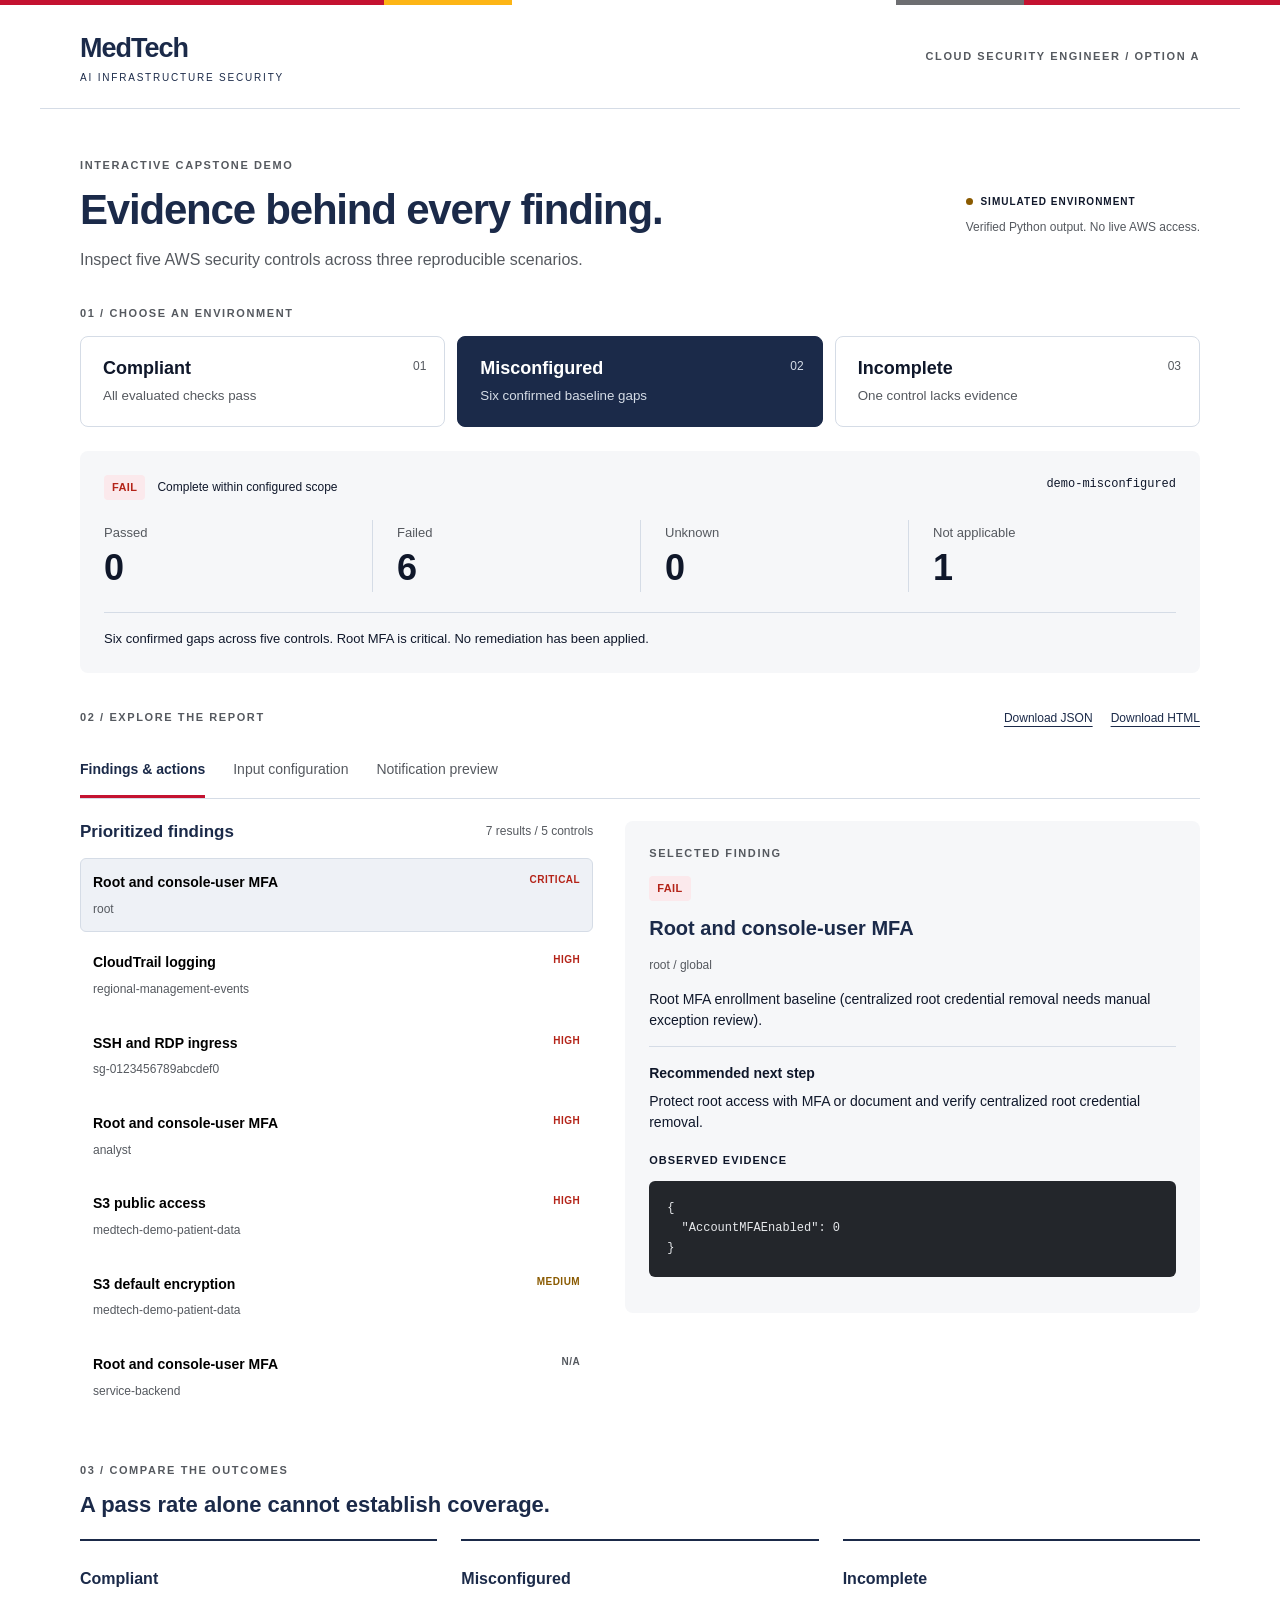
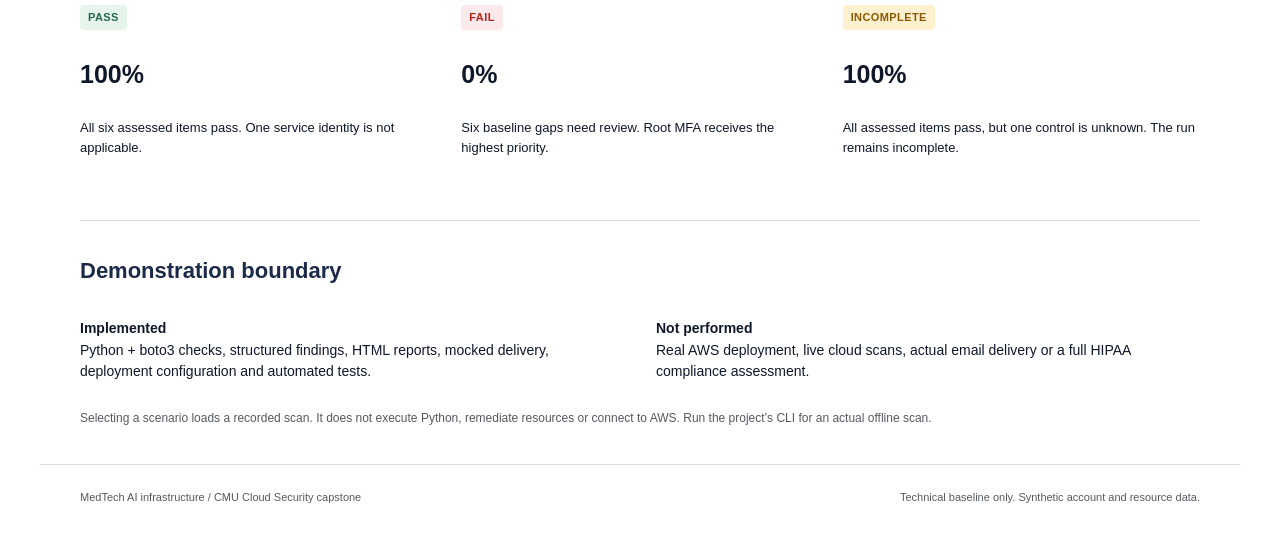
<file: demo/index.html>
<!doctype html>
<html lang="en"><head><meta charset="utf-8"><meta name="viewport" content="width=device-width,initial-scale=1"><meta name="description" content="Explore three reproducible AWS security baseline scenarios, inspect evidence, and preview alerts. CMU Cloud Security capstone."><title>MedTech | AWS security baseline demo</title><link rel="stylesheet" href="style.css"></head>
<body><div class="topline"></div><header><a class="brand" href="#">MedTech<span>AI INFRASTRUCTURE SECURITY</span></a><span class="course">CLOUD SECURITY ENGINEER / OPTION A</span></header>
<main><section class="intro"><div><div class="eyebrow">INTERACTIVE CAPSTONE DEMO</div><h1>Evidence behind every finding.</h1><p>Inspect five AWS security controls across three reproducible scenarios.</p></div><div class="mode"><span class="dot"></span> SIMULATED ENVIRONMENT<span>Verified Python output. No live AWS access.</span></div></section>
<section class="scenario-section" aria-label="Choose a scenario"><div class="section-label">01 / CHOOSE AN ENVIRONMENT</div><div class="scenarios"><button data-scenario="compliant" aria-pressed="false"><span>01</span><strong>Compliant</strong><small>All evaluated checks pass</small></button><button data-scenario="misconfigured" aria-pressed="true"><span>02</span><strong>Misconfigured</strong><small>Six confirmed baseline gaps</small></button><button data-scenario="incomplete" aria-pressed="false"><span>03</span><strong>Incomplete</strong><small>One control lacks evidence</small></button></div></section>
<section class="summary-section" aria-live="polite"><div class="result-line"><div><span id="overall" class="status"></span><span id="coverage"></span></div><span id="run-id" class="mono"></span></div><div class="metrics"><div><span>Passed</span><strong id="passed">0</strong></div><div><span>Failed</span><strong id="failed">0</strong></div><div><span>Unknown</span><strong id="unknown">0</strong></div><div><span>Not applicable</span><strong id="na">0</strong></div></div><div id="scenario-note" class="scenario-note"></div></section>
<section><div class="toolbar"><div class="section-label">02 / EXPLORE THE REPORT</div><div class="downloads"><a id="download-json" download>Download JSON</a><a id="download-html" download>Download HTML</a></div></div><div class="tabs" role="tablist" aria-label="Report views"><button role="tab" id="tab-findings" aria-controls="findings-view" aria-selected="true" data-tab="findings">Findings & actions</button><button role="tab" id="tab-inputs" aria-controls="inputs-view" aria-selected="false" data-tab="inputs">Input configuration</button><button role="tab" id="tab-notification" aria-controls="notification-view" aria-selected="false" data-tab="notification">Notification preview</button></div>
<div id="findings-view" role="tabpanel" aria-labelledby="tab-findings"><div class="report-layout"><div><div class="list-header"><h2>Prioritized findings</h2><span id="finding-count"></span></div><div id="findings-list"></div></div><aside id="detail-panel" aria-live="polite"><div class="section-label">SELECTED FINDING</div><div id="detail"></div></aside></div></div>
<div id="inputs-view" role="tabpanel" aria-labelledby="tab-inputs" hidden><div class="panel-heading"><h2>What the checker receives</h2><p>AWS-shaped fixture responses drive the same Python scanner used by the live entry point.</p></div><div id="input-list"></div><details><summary>Inspect the complete AWS response fixture</summary><pre id="fixture-json"></pre></details></div>
<div id="notification-view" role="tabpanel" aria-labelledby="tab-notification" hidden><div class="panel-heading"><h2>What the security team would receive</h2><p>Only summary counts and a report pointer leave the reporting boundary.</p></div><div class="mail"><div class="mail-meta"><span>Delivery</span><strong id="notification-state"></strong></div><div class="mail-meta"><span>Subject</span><strong id="notification-subject"></strong></div><pre id="notification-message"></pre></div><p class="small">No email was sent. S3 report delivery is disabled in this demo.</p></div>
</section>
<section class="comparison"><div class="section-label">03 / COMPARE THE OUTCOMES</div><h2>A pass rate alone cannot establish coverage.</h2><div class="compare-grid" id="compare-grid"></div></section>
<section class="boundary"><h2>Demonstration boundary</h2><div><p><strong>Implemented</strong><br>Python + boto3 checks, structured findings, HTML reports, mocked delivery, deployment configuration and automated tests.</p><p><strong>Not performed</strong><br>Real AWS deployment, live cloud scans, actual email delivery or a full HIPAA compliance assessment.</p></div><p class="small">Selecting a scenario loads a recorded scan. It does not execute Python, remediate resources or connect to AWS. Run the project’s CLI for an actual offline scan.</p></section>
</main><footer><span>MedTech AI infrastructure / CMU Cloud Security capstone</span><span>Technical baseline only. Synthetic account and resource data.</span></footer>
<script src="data.js"></script><script src="app.js"></script></body></html>
</file>
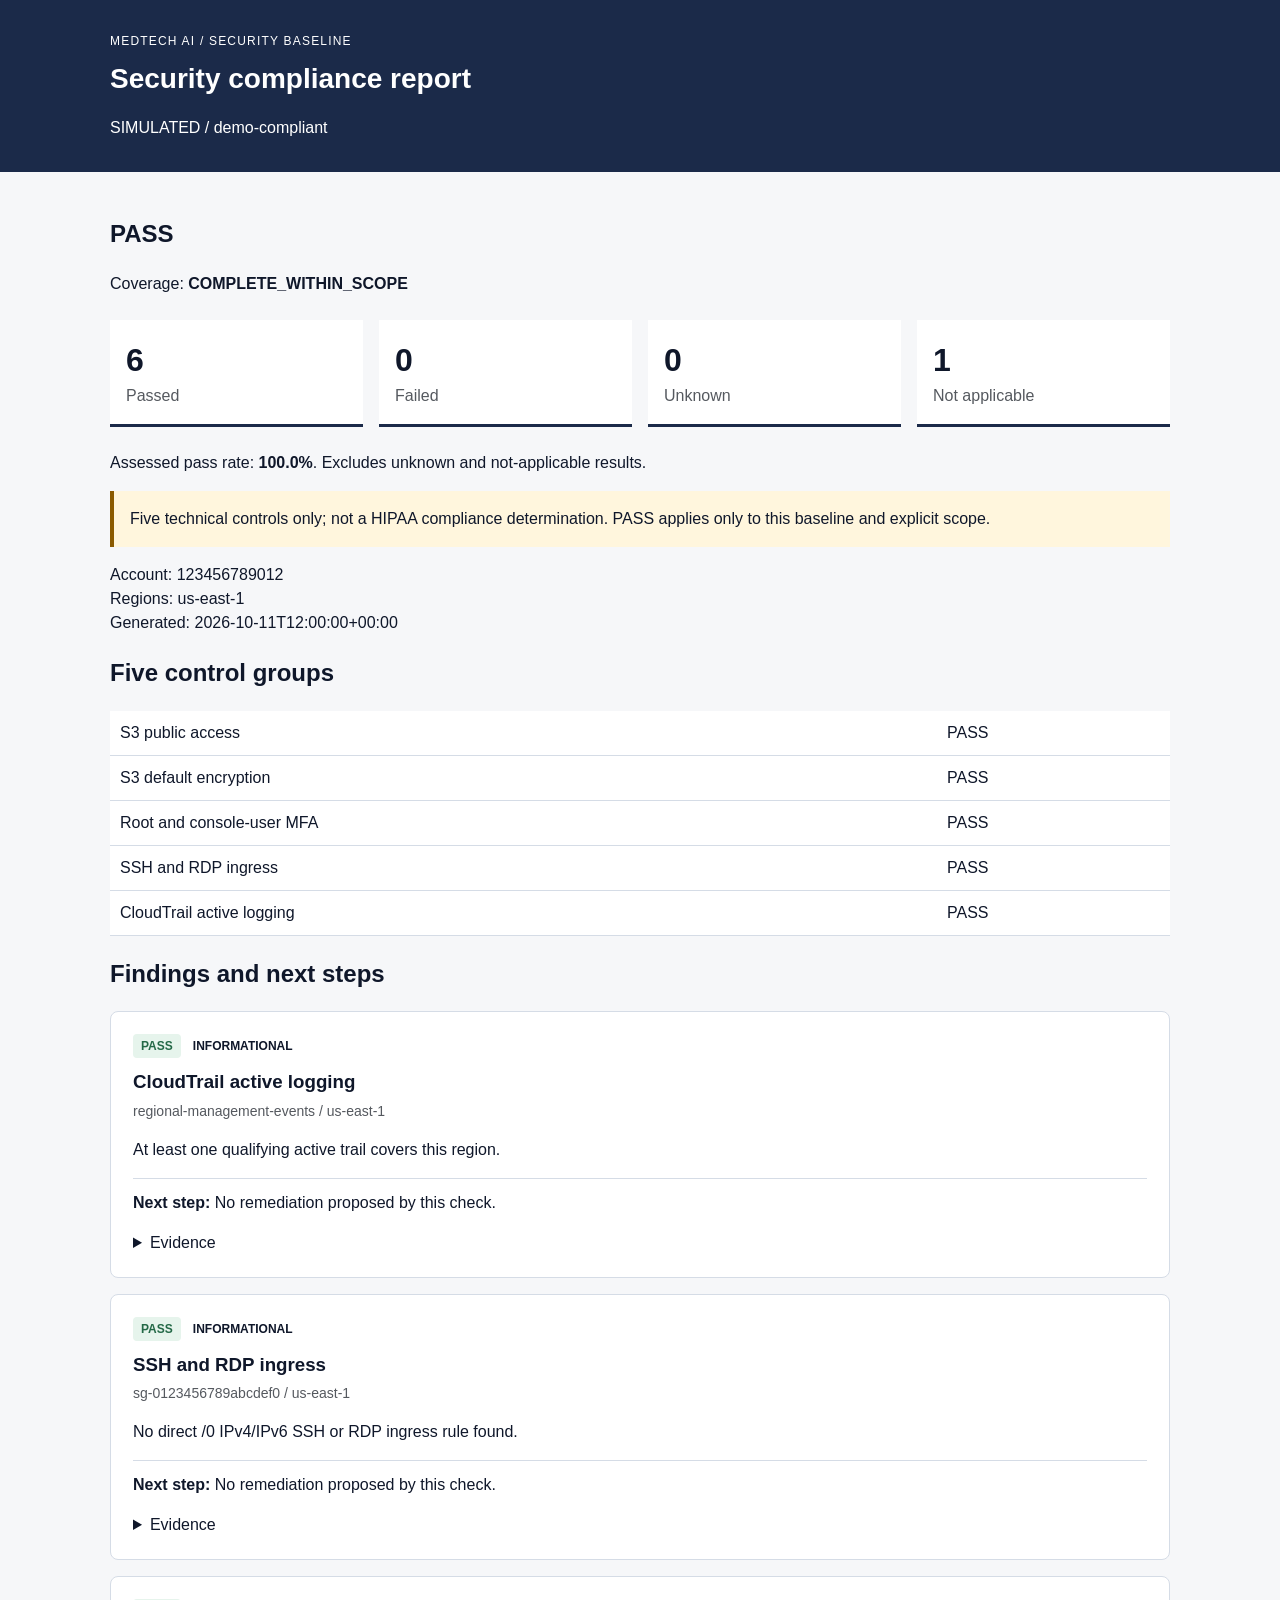
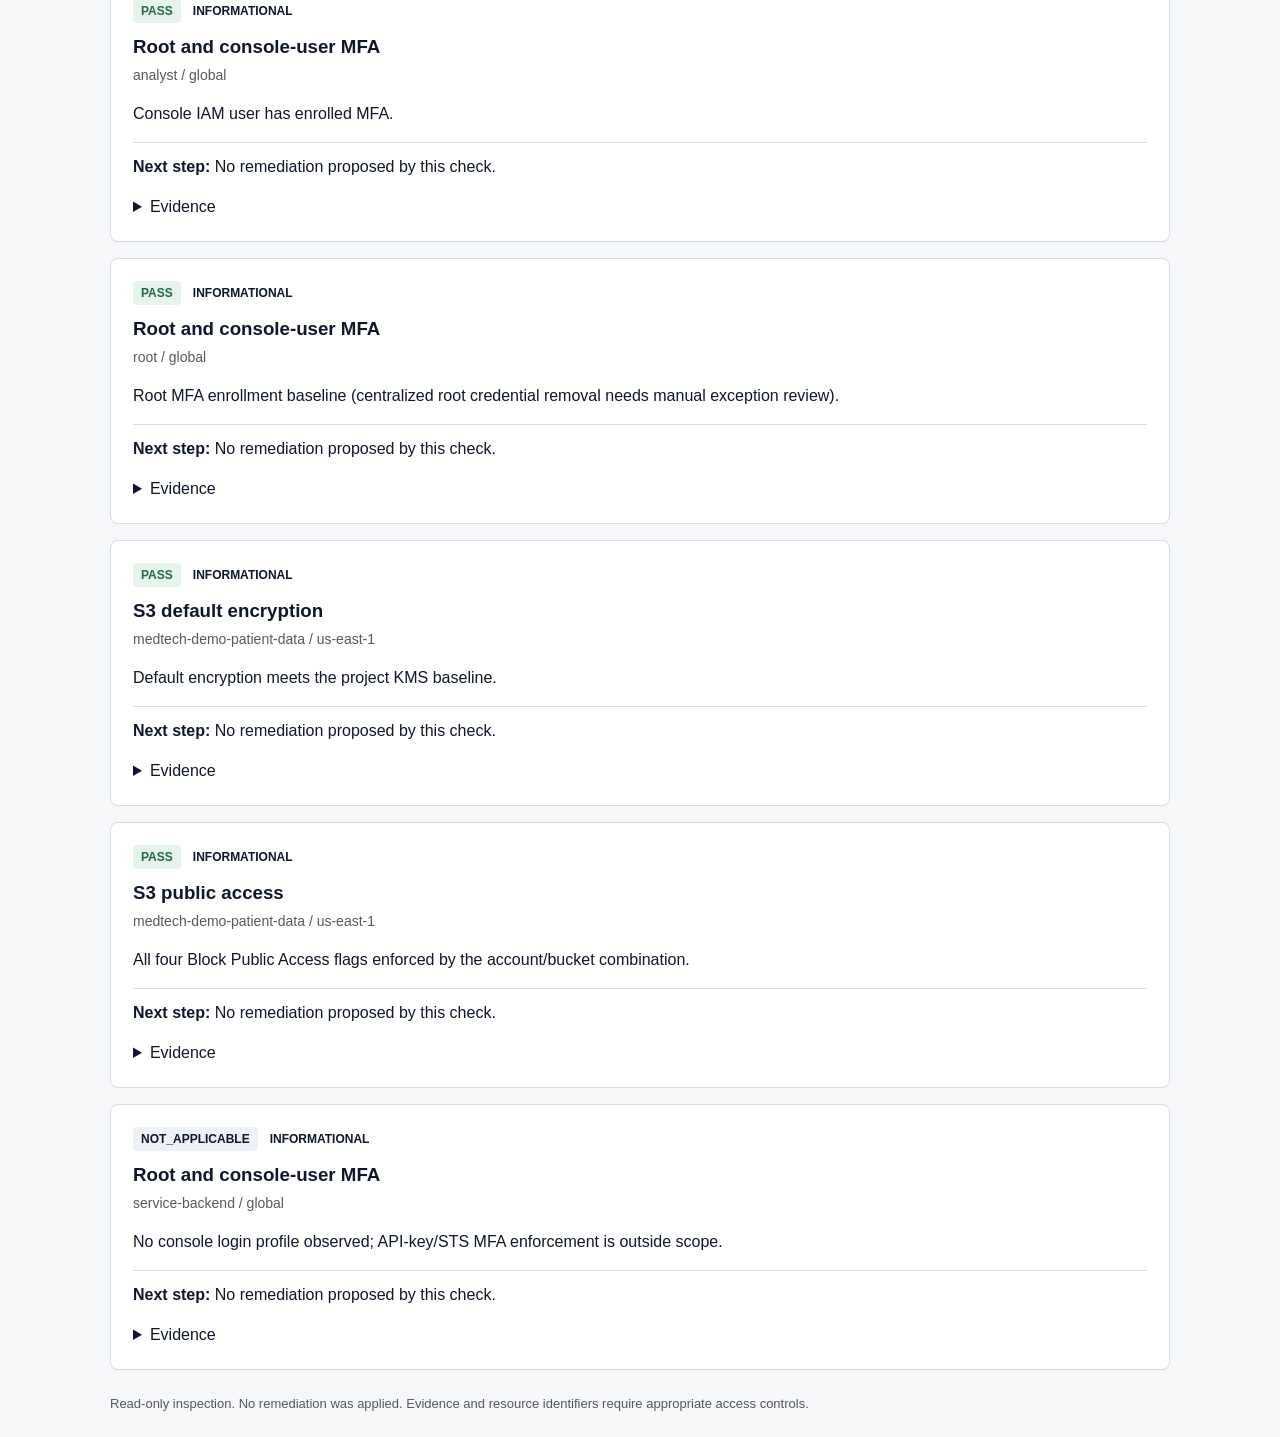
<file: examples/compliant.html>
<!doctype html><html lang="en"><head><meta charset="utf-8"><meta name="viewport" content="width=device-width, initial-scale=1">
<title>MedTech report / demo-compliant</title><style>
:root{color-scheme:light}*{box-sizing:border-box}body{margin:0;background:#f6f7f9;color:#0f172a;font:16px/1.5 Arial,sans-serif}header{background:#1b2a49;color:white;padding:32px max(24px,calc((100% - 1060px)/2))}header p{margin-bottom:0}h1{font-size:28px;margin:8px 0}main{max-width:1108px;margin:auto;padding:24px}.eyebrow{font-size:12px;letter-spacing:.1em}.stats{display:grid;grid-template-columns:repeat(4,1fr);gap:16px;margin:24px 0}.stats>div{background:white;padding:16px;border-bottom:3px solid #1b2a49}.stats strong{display:block;font-size:32px}.stats span{color:#55595f}.notice{border-left:4px solid #8a5a00;background:#fff6dd;padding:16px}.finding{background:white;border:1px solid #d5dce6;padding:22px;margin:16px 0;border-radius:8px}.finding-head{display:flex;gap:12px;align-items:center;font-size:12px;font-weight:bold}.status{padding:3px 8px;border-radius:4px;background:#eef1f6}.fail{background:#fbe9ec;color:#b42318}.unknown{background:#fff6dd;color:#8a5a00}.pass{background:#e6f4ec;color:#246947}h3{margin:10px 0 4px}.resource{overflow-wrap:anywhere;color:#55595f;font-size:14px}.next{border-top:1px solid #d5dce6;padding-top:12px}pre{white-space:pre-wrap;overflow-wrap:anywhere;background:#23262b;color:#e6e8eb;padding:16px;border-radius:6px;font-size:13px}summary{cursor:pointer}table{border-collapse:collapse;width:100%;background:white}td{padding:10px;border-bottom:1px solid #d5dce6}footer{margin-top:24px;color:#55595f;font-size:13px}@media(max-width:600px){.stats{grid-template-columns:repeat(2,1fr)}h1{font-size:23px}}@media print{header{background:white;color:#1b2a49}.finding{break-inside:avoid}}
</style></head><body><header><div class="eyebrow">MEDTECH AI / SECURITY BASELINE</div><h1>Security compliance report</h1><p>SIMULATED / demo-compliant</p></header><main>
<h2>PASS</h2><p>Coverage: <strong>COMPLETE_WITHIN_SCOPE</strong></p>
<div class="stats"><div><strong>6</strong><span>Passed</span></div><div><strong>0</strong><span>Failed</span></div><div><strong>0</strong><span>Unknown</span></div><div><strong>1</strong><span>Not applicable</span></div></div><p>Assessed pass rate: <strong>100.0%</strong>. Excludes unknown and not-applicable results.</p>
<div class="notice">Five technical controls only; not a HIPAA compliance determination. PASS applies only to this baseline and explicit scope.</div><p>Account: 123456789012<br>Regions: us-east-1<br>Generated: 2026-10-11T12:00:00+00:00</p>
<h2>Five control groups</h2><table><tbody><tr><td>S3 public access</td><td>PASS</td></tr><tr><td>S3 default encryption</td><td>PASS</td></tr><tr><td>Root and console-user MFA</td><td>PASS</td></tr><tr><td>SSH and RDP ingress</td><td>PASS</td></tr><tr><td>CloudTrail active logging</td><td>PASS</td></tr></tbody></table>
<h2>Findings and next steps</h2><article class="finding"><div class="finding-head"><span class="status pass">PASS</span><span>INFORMATIONAL</span></div>
<h3>CloudTrail active logging</h3><div class="resource">regional-management-events / us-east-1</div>
<p>At least one qualifying active trail covers this region.</p><p class="next"><strong>Next step:</strong> No remediation proposed by this check.</p>
<details><summary>Evidence</summary><pre>{
  &quot;read_errors&quot;: [],
  &quot;trails&quot;: [
    {
      &quot;delivery_error_present&quot;: false,
      &quot;full_management_events&quot;: true,
      &quot;global_service_events&quot;: true,
      &quot;home_region&quot;: &quot;us-east-1&quot;,
      &quot;is_logging&quot;: true,
      &quot;qualifies&quot;: true,
      &quot;trail_arn&quot;: &quot;arn:aws:cloudtrail:us-east-1:123456789012:trail/medtech-audit&quot;
    }
  ]
}</pre></details></article><article class="finding"><div class="finding-head"><span class="status pass">PASS</span><span>INFORMATIONAL</span></div>
<h3>SSH and RDP ingress</h3><div class="resource">sg-0123456789abcdef0 / us-east-1</div>
<p>No direct /0 IPv4/IPv6 SSH or RDP ingress rule found.</p><p class="next"><strong>Next step:</strong> No remediation proposed by this check.</p>
<details><summary>Evidence</summary><pre>{
  &quot;exposed_rules&quot;: []
}</pre></details></article><article class="finding"><div class="finding-head"><span class="status pass">PASS</span><span>INFORMATIONAL</span></div>
<h3>Root and console-user MFA</h3><div class="resource">analyst / global</div>
<p>Console IAM user has enrolled MFA.</p><p class="next"><strong>Next step:</strong> No remediation proposed by this check.</p>
<details><summary>Evidence</summary><pre>{
  &quot;console_login&quot;: true,
  &quot;mfa_device_count&quot;: 1
}</pre></details></article><article class="finding"><div class="finding-head"><span class="status pass">PASS</span><span>INFORMATIONAL</span></div>
<h3>Root and console-user MFA</h3><div class="resource">root / global</div>
<p>Root MFA enrollment baseline (centralized root credential removal needs manual exception review).</p><p class="next"><strong>Next step:</strong> No remediation proposed by this check.</p>
<details><summary>Evidence</summary><pre>{
  &quot;AccountMFAEnabled&quot;: 1
}</pre></details></article><article class="finding"><div class="finding-head"><span class="status pass">PASS</span><span>INFORMATIONAL</span></div>
<h3>S3 default encryption</h3><div class="resource">medtech-demo-patient-data / us-east-1</div>
<p>Default encryption meets the project KMS baseline.</p><p class="next"><strong>Next step:</strong> No remediation proposed by this check.</p>
<details><summary>Evidence</summary><pre>{
  &quot;default_algorithms&quot;: [
    &quot;aws:kms&quot;
  ]
}</pre></details></article><article class="finding"><div class="finding-head"><span class="status pass">PASS</span><span>INFORMATIONAL</span></div>
<h3>S3 public access</h3><div class="resource">medtech-demo-patient-data / us-east-1</div>
<p>All four Block Public Access flags enforced by the account/bucket combination.</p><p class="next"><strong>Next step:</strong> No remediation proposed by this check.</p>
<details><summary>Evidence</summary><pre>{
  &quot;effective_known_flags&quot;: {
    &quot;BlockPublicAcls&quot;: true,
    &quot;BlockPublicPolicy&quot;: true,
    &quot;IgnorePublicAcls&quot;: true,
    &quot;RestrictPublicBuckets&quot;: true
  },
  &quot;layers&quot;: {
    &quot;account&quot;: {
      &quot;BlockPublicAcls&quot;: false,
      &quot;BlockPublicPolicy&quot;: false,
      &quot;IgnorePublicAcls&quot;: false,
      &quot;RestrictPublicBuckets&quot;: false
    },
    &quot;bucket&quot;: {
      &quot;BlockPublicAcls&quot;: true,
      &quot;BlockPublicPolicy&quot;: true,
      &quot;IgnorePublicAcls&quot;: true,
      &quot;RestrictPublicBuckets&quot;: true
    }
  },
  &quot;read_errors&quot;: {}
}</pre></details></article><article class="finding"><div class="finding-head"><span class="status not_applicable">NOT_APPLICABLE</span><span>INFORMATIONAL</span></div>
<h3>Root and console-user MFA</h3><div class="resource">service-backend / global</div>
<p>No console login profile observed; API-key/STS MFA enforcement is outside scope.</p><p class="next"><strong>Next step:</strong> No remediation proposed by this check.</p>
<details><summary>Evidence</summary><pre>{}</pre></details></article><footer>Read-only inspection. No remediation was applied. Evidence and resource identifiers require appropriate access controls.</footer></main></body></html>
</file>
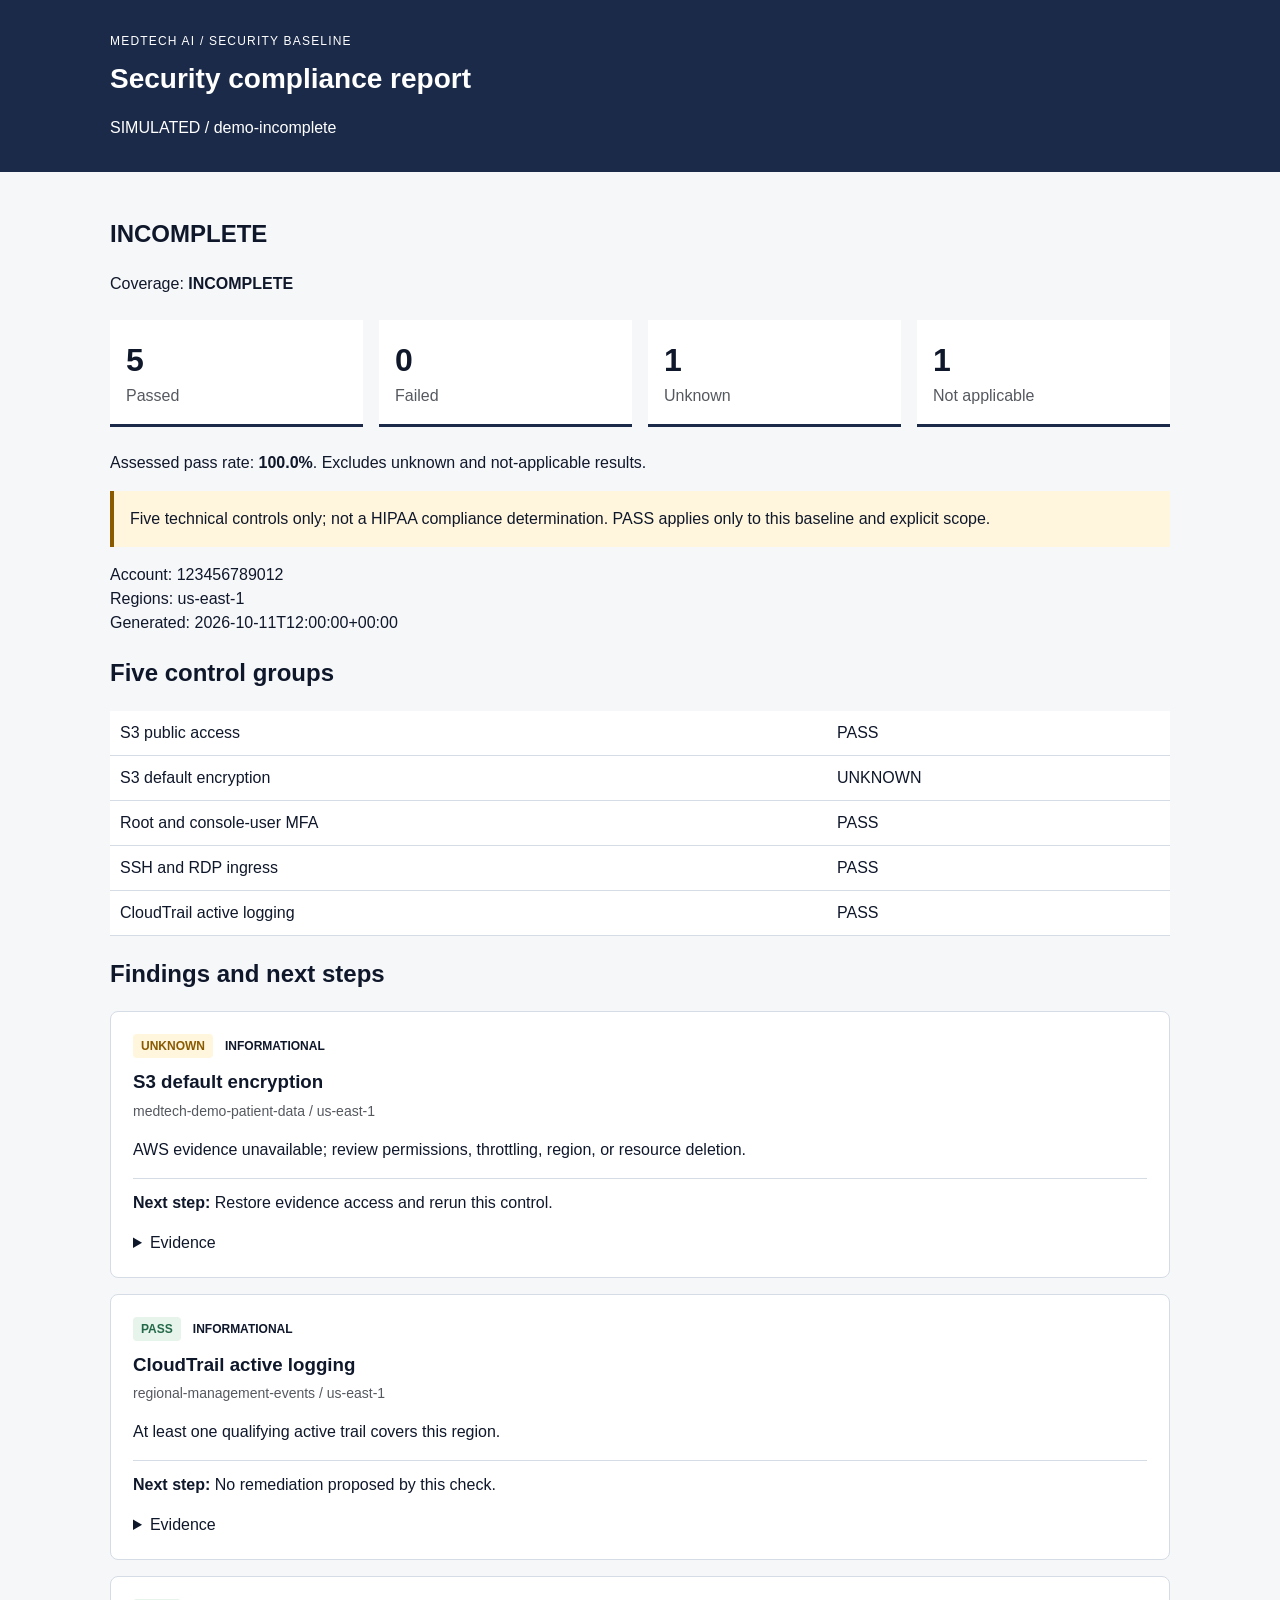
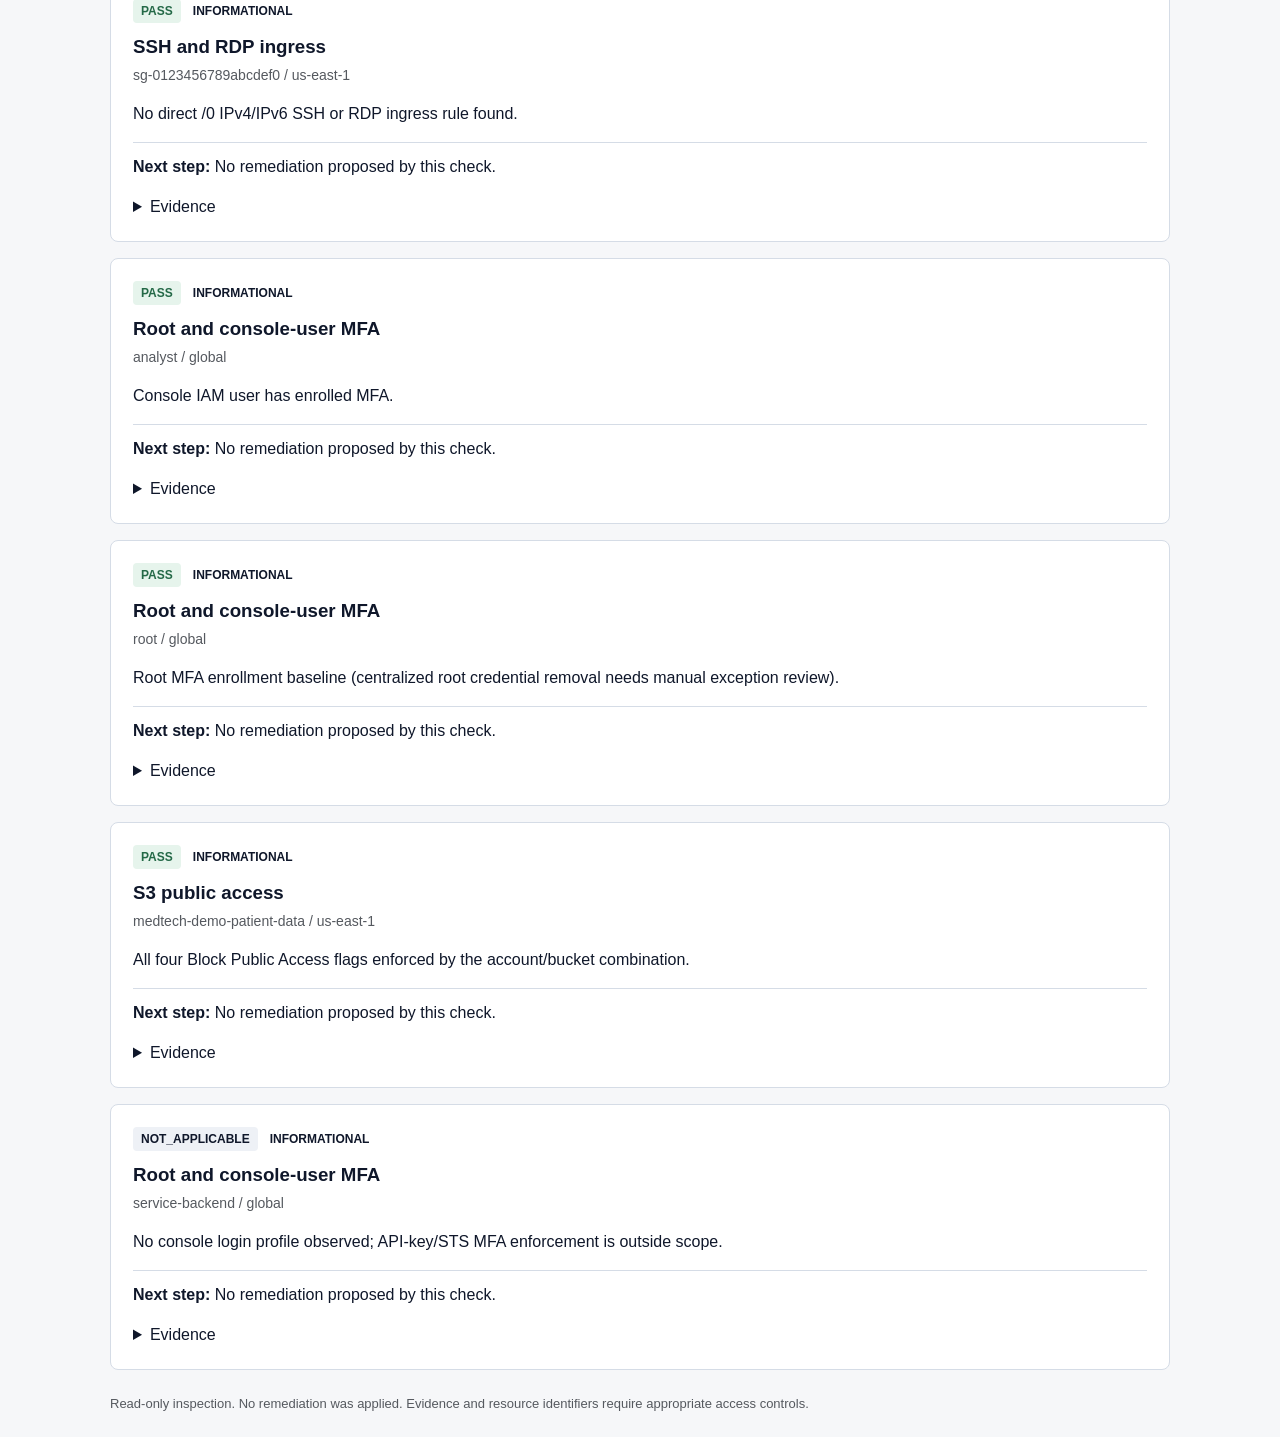
<file: examples/incomplete.html>
<!doctype html><html lang="en"><head><meta charset="utf-8"><meta name="viewport" content="width=device-width, initial-scale=1">
<title>MedTech report / demo-incomplete</title><style>
:root{color-scheme:light}*{box-sizing:border-box}body{margin:0;background:#f6f7f9;color:#0f172a;font:16px/1.5 Arial,sans-serif}header{background:#1b2a49;color:white;padding:32px max(24px,calc((100% - 1060px)/2))}header p{margin-bottom:0}h1{font-size:28px;margin:8px 0}main{max-width:1108px;margin:auto;padding:24px}.eyebrow{font-size:12px;letter-spacing:.1em}.stats{display:grid;grid-template-columns:repeat(4,1fr);gap:16px;margin:24px 0}.stats>div{background:white;padding:16px;border-bottom:3px solid #1b2a49}.stats strong{display:block;font-size:32px}.stats span{color:#55595f}.notice{border-left:4px solid #8a5a00;background:#fff6dd;padding:16px}.finding{background:white;border:1px solid #d5dce6;padding:22px;margin:16px 0;border-radius:8px}.finding-head{display:flex;gap:12px;align-items:center;font-size:12px;font-weight:bold}.status{padding:3px 8px;border-radius:4px;background:#eef1f6}.fail{background:#fbe9ec;color:#b42318}.unknown{background:#fff6dd;color:#8a5a00}.pass{background:#e6f4ec;color:#246947}h3{margin:10px 0 4px}.resource{overflow-wrap:anywhere;color:#55595f;font-size:14px}.next{border-top:1px solid #d5dce6;padding-top:12px}pre{white-space:pre-wrap;overflow-wrap:anywhere;background:#23262b;color:#e6e8eb;padding:16px;border-radius:6px;font-size:13px}summary{cursor:pointer}table{border-collapse:collapse;width:100%;background:white}td{padding:10px;border-bottom:1px solid #d5dce6}footer{margin-top:24px;color:#55595f;font-size:13px}@media(max-width:600px){.stats{grid-template-columns:repeat(2,1fr)}h1{font-size:23px}}@media print{header{background:white;color:#1b2a49}.finding{break-inside:avoid}}
</style></head><body><header><div class="eyebrow">MEDTECH AI / SECURITY BASELINE</div><h1>Security compliance report</h1><p>SIMULATED / demo-incomplete</p></header><main>
<h2>INCOMPLETE</h2><p>Coverage: <strong>INCOMPLETE</strong></p>
<div class="stats"><div><strong>5</strong><span>Passed</span></div><div><strong>0</strong><span>Failed</span></div><div><strong>1</strong><span>Unknown</span></div><div><strong>1</strong><span>Not applicable</span></div></div><p>Assessed pass rate: <strong>100.0%</strong>. Excludes unknown and not-applicable results.</p>
<div class="notice">Five technical controls only; not a HIPAA compliance determination. PASS applies only to this baseline and explicit scope.</div><p>Account: 123456789012<br>Regions: us-east-1<br>Generated: 2026-10-11T12:00:00+00:00</p>
<h2>Five control groups</h2><table><tbody><tr><td>S3 public access</td><td>PASS</td></tr><tr><td>S3 default encryption</td><td>UNKNOWN</td></tr><tr><td>Root and console-user MFA</td><td>PASS</td></tr><tr><td>SSH and RDP ingress</td><td>PASS</td></tr><tr><td>CloudTrail active logging</td><td>PASS</td></tr></tbody></table>
<h2>Findings and next steps</h2><article class="finding"><div class="finding-head"><span class="status unknown">UNKNOWN</span><span>INFORMATIONAL</span></div>
<h3>S3 default encryption</h3><div class="resource">medtech-demo-patient-data / us-east-1</div>
<p>AWS evidence unavailable; review permissions, throttling, region, or resource deletion.</p><p class="next"><strong>Next step:</strong> Restore evidence access and rerun this control.</p>
<details><summary>Evidence</summary><pre>{
  &quot;error_code&quot;: &quot;AccessDenied&quot;
}</pre></details></article><article class="finding"><div class="finding-head"><span class="status pass">PASS</span><span>INFORMATIONAL</span></div>
<h3>CloudTrail active logging</h3><div class="resource">regional-management-events / us-east-1</div>
<p>At least one qualifying active trail covers this region.</p><p class="next"><strong>Next step:</strong> No remediation proposed by this check.</p>
<details><summary>Evidence</summary><pre>{
  &quot;read_errors&quot;: [],
  &quot;trails&quot;: [
    {
      &quot;delivery_error_present&quot;: false,
      &quot;full_management_events&quot;: true,
      &quot;global_service_events&quot;: true,
      &quot;home_region&quot;: &quot;us-east-1&quot;,
      &quot;is_logging&quot;: true,
      &quot;qualifies&quot;: true,
      &quot;trail_arn&quot;: &quot;arn:aws:cloudtrail:us-east-1:123456789012:trail/medtech-audit&quot;
    }
  ]
}</pre></details></article><article class="finding"><div class="finding-head"><span class="status pass">PASS</span><span>INFORMATIONAL</span></div>
<h3>SSH and RDP ingress</h3><div class="resource">sg-0123456789abcdef0 / us-east-1</div>
<p>No direct /0 IPv4/IPv6 SSH or RDP ingress rule found.</p><p class="next"><strong>Next step:</strong> No remediation proposed by this check.</p>
<details><summary>Evidence</summary><pre>{
  &quot;exposed_rules&quot;: []
}</pre></details></article><article class="finding"><div class="finding-head"><span class="status pass">PASS</span><span>INFORMATIONAL</span></div>
<h3>Root and console-user MFA</h3><div class="resource">analyst / global</div>
<p>Console IAM user has enrolled MFA.</p><p class="next"><strong>Next step:</strong> No remediation proposed by this check.</p>
<details><summary>Evidence</summary><pre>{
  &quot;console_login&quot;: true,
  &quot;mfa_device_count&quot;: 1
}</pre></details></article><article class="finding"><div class="finding-head"><span class="status pass">PASS</span><span>INFORMATIONAL</span></div>
<h3>Root and console-user MFA</h3><div class="resource">root / global</div>
<p>Root MFA enrollment baseline (centralized root credential removal needs manual exception review).</p><p class="next"><strong>Next step:</strong> No remediation proposed by this check.</p>
<details><summary>Evidence</summary><pre>{
  &quot;AccountMFAEnabled&quot;: 1
}</pre></details></article><article class="finding"><div class="finding-head"><span class="status pass">PASS</span><span>INFORMATIONAL</span></div>
<h3>S3 public access</h3><div class="resource">medtech-demo-patient-data / us-east-1</div>
<p>All four Block Public Access flags enforced by the account/bucket combination.</p><p class="next"><strong>Next step:</strong> No remediation proposed by this check.</p>
<details><summary>Evidence</summary><pre>{
  &quot;effective_known_flags&quot;: {
    &quot;BlockPublicAcls&quot;: true,
    &quot;BlockPublicPolicy&quot;: true,
    &quot;IgnorePublicAcls&quot;: true,
    &quot;RestrictPublicBuckets&quot;: true
  },
  &quot;layers&quot;: {
    &quot;account&quot;: {
      &quot;BlockPublicAcls&quot;: false,
      &quot;BlockPublicPolicy&quot;: false,
      &quot;IgnorePublicAcls&quot;: false,
      &quot;RestrictPublicBuckets&quot;: false
    },
    &quot;bucket&quot;: {
      &quot;BlockPublicAcls&quot;: true,
      &quot;BlockPublicPolicy&quot;: true,
      &quot;IgnorePublicAcls&quot;: true,
      &quot;RestrictPublicBuckets&quot;: true
    }
  },
  &quot;read_errors&quot;: {}
}</pre></details></article><article class="finding"><div class="finding-head"><span class="status not_applicable">NOT_APPLICABLE</span><span>INFORMATIONAL</span></div>
<h3>Root and console-user MFA</h3><div class="resource">service-backend / global</div>
<p>No console login profile observed; API-key/STS MFA enforcement is outside scope.</p><p class="next"><strong>Next step:</strong> No remediation proposed by this check.</p>
<details><summary>Evidence</summary><pre>{}</pre></details></article><footer>Read-only inspection. No remediation was applied. Evidence and resource identifiers require appropriate access controls.</footer></main></body></html>
</file>
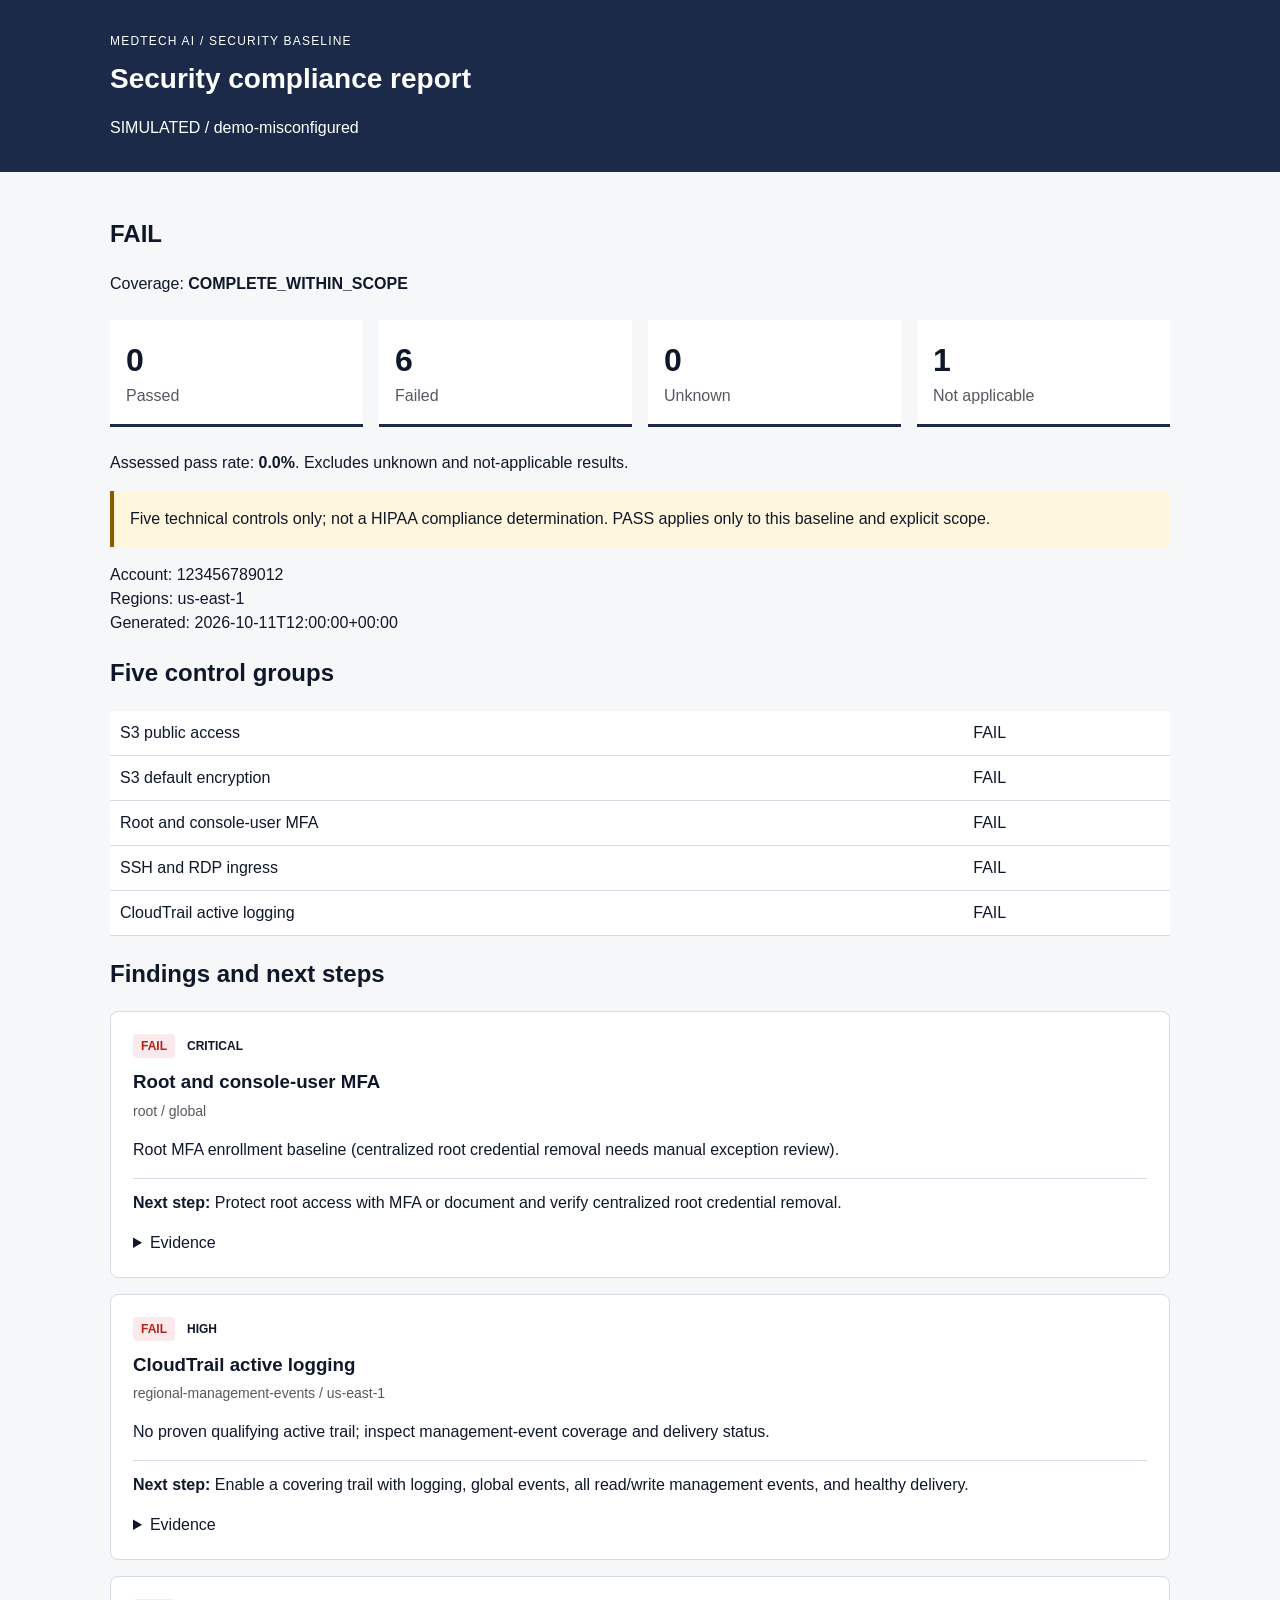
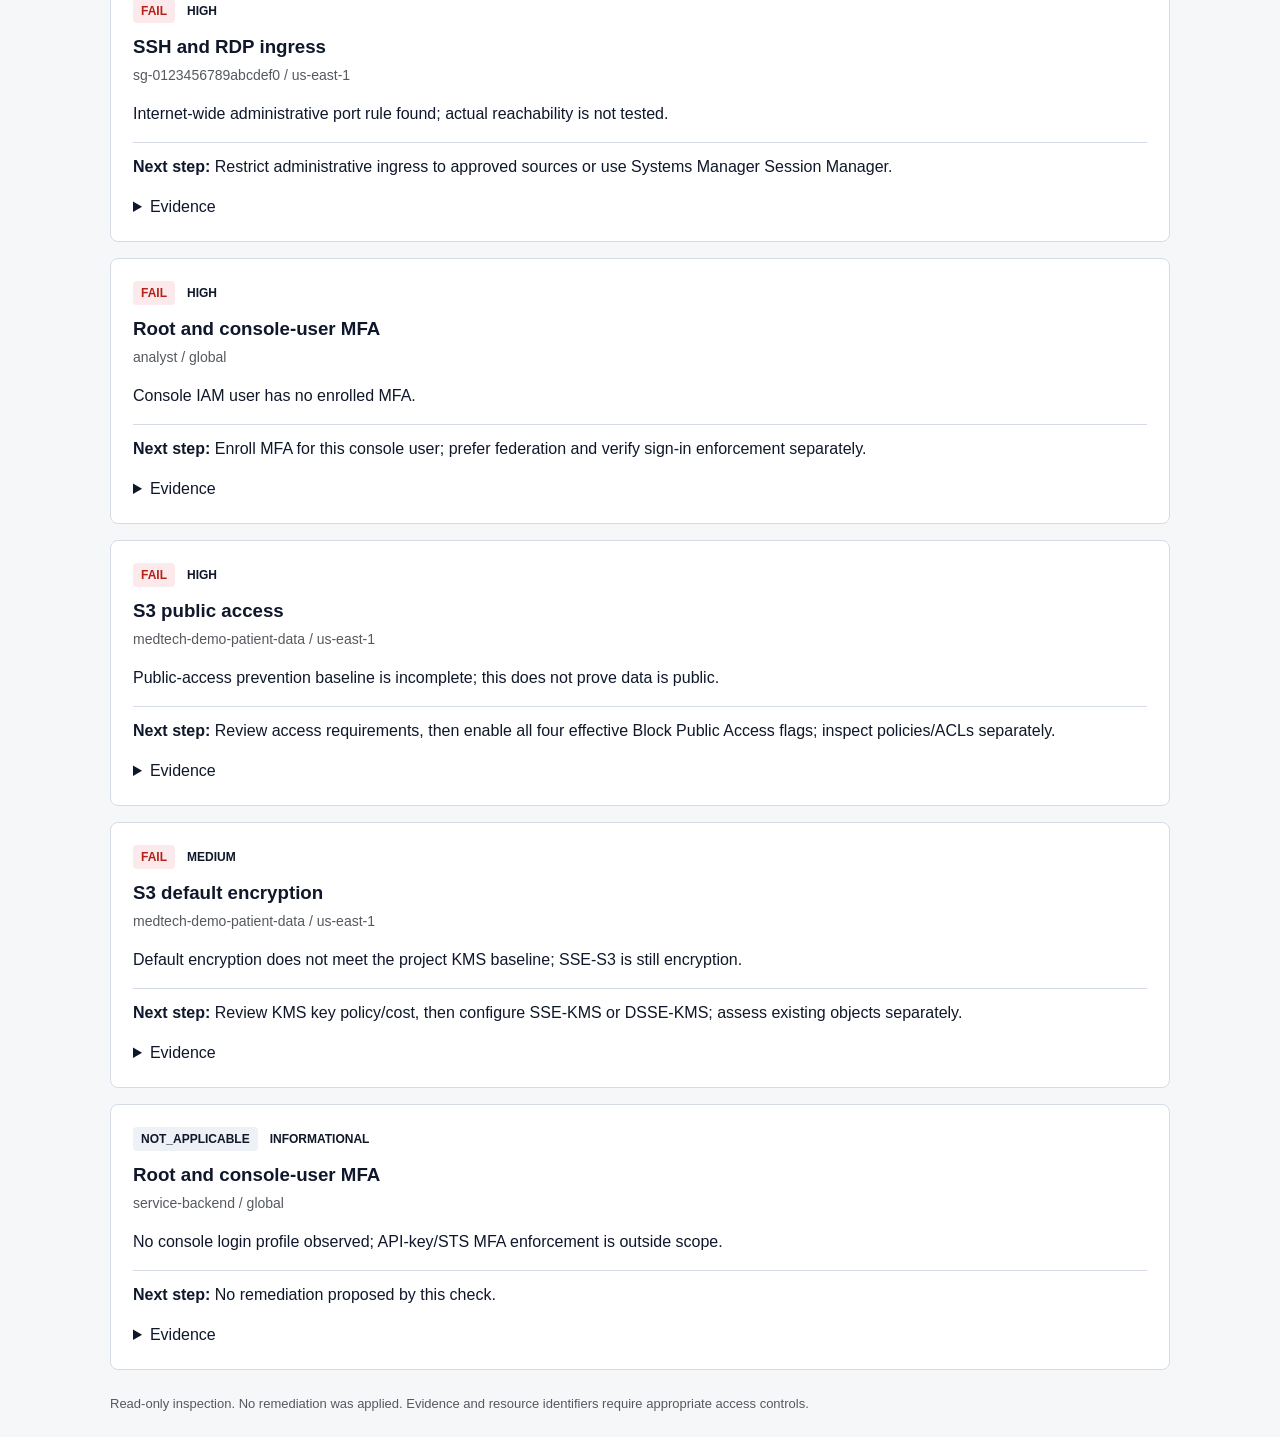
<file: examples/misconfigured.html>
<!doctype html><html lang="en"><head><meta charset="utf-8"><meta name="viewport" content="width=device-width, initial-scale=1">
<title>MedTech report / demo-misconfigured</title><style>
:root{color-scheme:light}*{box-sizing:border-box}body{margin:0;background:#f6f7f9;color:#0f172a;font:16px/1.5 Arial,sans-serif}header{background:#1b2a49;color:white;padding:32px max(24px,calc((100% - 1060px)/2))}header p{margin-bottom:0}h1{font-size:28px;margin:8px 0}main{max-width:1108px;margin:auto;padding:24px}.eyebrow{font-size:12px;letter-spacing:.1em}.stats{display:grid;grid-template-columns:repeat(4,1fr);gap:16px;margin:24px 0}.stats>div{background:white;padding:16px;border-bottom:3px solid #1b2a49}.stats strong{display:block;font-size:32px}.stats span{color:#55595f}.notice{border-left:4px solid #8a5a00;background:#fff6dd;padding:16px}.finding{background:white;border:1px solid #d5dce6;padding:22px;margin:16px 0;border-radius:8px}.finding-head{display:flex;gap:12px;align-items:center;font-size:12px;font-weight:bold}.status{padding:3px 8px;border-radius:4px;background:#eef1f6}.fail{background:#fbe9ec;color:#b42318}.unknown{background:#fff6dd;color:#8a5a00}.pass{background:#e6f4ec;color:#246947}h3{margin:10px 0 4px}.resource{overflow-wrap:anywhere;color:#55595f;font-size:14px}.next{border-top:1px solid #d5dce6;padding-top:12px}pre{white-space:pre-wrap;overflow-wrap:anywhere;background:#23262b;color:#e6e8eb;padding:16px;border-radius:6px;font-size:13px}summary{cursor:pointer}table{border-collapse:collapse;width:100%;background:white}td{padding:10px;border-bottom:1px solid #d5dce6}footer{margin-top:24px;color:#55595f;font-size:13px}@media(max-width:600px){.stats{grid-template-columns:repeat(2,1fr)}h1{font-size:23px}}@media print{header{background:white;color:#1b2a49}.finding{break-inside:avoid}}
</style></head><body><header><div class="eyebrow">MEDTECH AI / SECURITY BASELINE</div><h1>Security compliance report</h1><p>SIMULATED / demo-misconfigured</p></header><main>
<h2>FAIL</h2><p>Coverage: <strong>COMPLETE_WITHIN_SCOPE</strong></p>
<div class="stats"><div><strong>0</strong><span>Passed</span></div><div><strong>6</strong><span>Failed</span></div><div><strong>0</strong><span>Unknown</span></div><div><strong>1</strong><span>Not applicable</span></div></div><p>Assessed pass rate: <strong>0.0%</strong>. Excludes unknown and not-applicable results.</p>
<div class="notice">Five technical controls only; not a HIPAA compliance determination. PASS applies only to this baseline and explicit scope.</div><p>Account: 123456789012<br>Regions: us-east-1<br>Generated: 2026-10-11T12:00:00+00:00</p>
<h2>Five control groups</h2><table><tbody><tr><td>S3 public access</td><td>FAIL</td></tr><tr><td>S3 default encryption</td><td>FAIL</td></tr><tr><td>Root and console-user MFA</td><td>FAIL</td></tr><tr><td>SSH and RDP ingress</td><td>FAIL</td></tr><tr><td>CloudTrail active logging</td><td>FAIL</td></tr></tbody></table>
<h2>Findings and next steps</h2><article class="finding"><div class="finding-head"><span class="status fail">FAIL</span><span>CRITICAL</span></div>
<h3>Root and console-user MFA</h3><div class="resource">root / global</div>
<p>Root MFA enrollment baseline (centralized root credential removal needs manual exception review).</p><p class="next"><strong>Next step:</strong> Protect root access with MFA or document and verify centralized root credential removal.</p>
<details><summary>Evidence</summary><pre>{
  &quot;AccountMFAEnabled&quot;: 0
}</pre></details></article><article class="finding"><div class="finding-head"><span class="status fail">FAIL</span><span>HIGH</span></div>
<h3>CloudTrail active logging</h3><div class="resource">regional-management-events / us-east-1</div>
<p>No proven qualifying active trail; inspect management-event coverage and delivery status.</p><p class="next"><strong>Next step:</strong> Enable a covering trail with logging, global events, all read/write management events, and healthy delivery.</p>
<details><summary>Evidence</summary><pre>{
  &quot;read_errors&quot;: [],
  &quot;trails&quot;: [
    {
      &quot;delivery_error_present&quot;: false,
      &quot;full_management_events&quot;: true,
      &quot;global_service_events&quot;: true,
      &quot;home_region&quot;: &quot;us-east-1&quot;,
      &quot;is_logging&quot;: false,
      &quot;qualifies&quot;: false,
      &quot;trail_arn&quot;: &quot;arn:aws:cloudtrail:us-east-1:123456789012:trail/medtech-audit&quot;
    }
  ]
}</pre></details></article><article class="finding"><div class="finding-head"><span class="status fail">FAIL</span><span>HIGH</span></div>
<h3>SSH and RDP ingress</h3><div class="resource">sg-0123456789abcdef0 / us-east-1</div>
<p>Internet-wide administrative port rule found; actual reachability is not tested.</p><p class="next"><strong>Next step:</strong> Restrict administrative ingress to approved sources or use Systems Manager Session Manager.</p>
<details><summary>Evidence</summary><pre>{
  &quot;exposed_rules&quot;: [
    {
      &quot;cidrs&quot;: [
        &quot;0.0.0.0/0&quot;
      ],
      &quot;ports&quot;: [
        22
      ],
      &quot;protocol&quot;: &quot;tcp&quot;
    },
    {
      &quot;cidrs&quot;: [
        &quot;::/0&quot;
      ],
      &quot;ports&quot;: [
        3389
      ],
      &quot;protocol&quot;: &quot;tcp&quot;
    }
  ]
}</pre></details></article><article class="finding"><div class="finding-head"><span class="status fail">FAIL</span><span>HIGH</span></div>
<h3>Root and console-user MFA</h3><div class="resource">analyst / global</div>
<p>Console IAM user has no enrolled MFA.</p><p class="next"><strong>Next step:</strong> Enroll MFA for this console user; prefer federation and verify sign-in enforcement separately.</p>
<details><summary>Evidence</summary><pre>{
  &quot;console_login&quot;: true,
  &quot;mfa_device_count&quot;: 0
}</pre></details></article><article class="finding"><div class="finding-head"><span class="status fail">FAIL</span><span>HIGH</span></div>
<h3>S3 public access</h3><div class="resource">medtech-demo-patient-data / us-east-1</div>
<p>Public-access prevention baseline is incomplete; this does not prove data is public.</p><p class="next"><strong>Next step:</strong> Review access requirements, then enable all four effective Block Public Access flags; inspect policies/ACLs separately.</p>
<details><summary>Evidence</summary><pre>{
  &quot;effective_known_flags&quot;: {
    &quot;BlockPublicAcls&quot;: false,
    &quot;BlockPublicPolicy&quot;: false,
    &quot;IgnorePublicAcls&quot;: false,
    &quot;RestrictPublicBuckets&quot;: false
  },
  &quot;layers&quot;: {
    &quot;account&quot;: {
      &quot;BlockPublicAcls&quot;: false,
      &quot;BlockPublicPolicy&quot;: false,
      &quot;IgnorePublicAcls&quot;: false,
      &quot;RestrictPublicBuckets&quot;: false
    },
    &quot;bucket&quot;: {
      &quot;BlockPublicAcls&quot;: false,
      &quot;BlockPublicPolicy&quot;: false,
      &quot;IgnorePublicAcls&quot;: false,
      &quot;RestrictPublicBuckets&quot;: false
    }
  },
  &quot;read_errors&quot;: {}
}</pre></details></article><article class="finding"><div class="finding-head"><span class="status fail">FAIL</span><span>MEDIUM</span></div>
<h3>S3 default encryption</h3><div class="resource">medtech-demo-patient-data / us-east-1</div>
<p>Default encryption does not meet the project KMS baseline; SSE-S3 is still encryption.</p><p class="next"><strong>Next step:</strong> Review KMS key policy/cost, then configure SSE-KMS or DSSE-KMS; assess existing objects separately.</p>
<details><summary>Evidence</summary><pre>{
  &quot;default_algorithms&quot;: [
    &quot;AES256&quot;
  ]
}</pre></details></article><article class="finding"><div class="finding-head"><span class="status not_applicable">NOT_APPLICABLE</span><span>INFORMATIONAL</span></div>
<h3>Root and console-user MFA</h3><div class="resource">service-backend / global</div>
<p>No console login profile observed; API-key/STS MFA enforcement is outside scope.</p><p class="next"><strong>Next step:</strong> No remediation proposed by this check.</p>
<details><summary>Evidence</summary><pre>{}</pre></details></article><footer>Read-only inspection. No remediation was applied. Evidence and resource identifiers require appropriate access controls.</footer></main></body></html>
</file>
<file: demo/style.css>
:root{color-scheme:light;--navy:#1b2a49;--ink:#0f172a;--muted:#55595f;--line:#d5dce6;--red:#b42318;--green:#246947;--gold:#8a5a00;--light:#f6f7f9}*{box-sizing:border-box}body{margin:0;background:#fff;color:var(--ink);font:16px/1.55 "Open Sans",Arial,sans-serif}.topline{height:5px;background:linear-gradient(to right,#c41230 0 30%,#fdb515 30% 40%,#fff 40% 70%,#6d6e71 70% 80%,#c41230 80%)}header,main,footer{max-width:1200px;margin:auto;padding:0 40px}header{height:104px;display:flex;justify-content:space-between;align-items:center;gap:24px;border-bottom:1px solid var(--line)}.brand{color:var(--navy);font-size:27px;font-weight:700;text-decoration:none;letter-spacing:-1px}.brand span{display:block;font-size:10px;letter-spacing:1.8px;font-weight:500}.course,.eyebrow,.section-label{font-size:11px;font-weight:700;letter-spacing:1.6px;color:var(--muted)}.intro{display:flex;justify-content:space-between;gap:40px;align-items:center;padding:48px 0 32px}h1{font-size:42px;line-height:1.15;letter-spacing:-1.2px;color:var(--navy);margin:12px 0}h2{font-size:22px;line-height:1.25;color:var(--navy);margin:12px 0 20px}h3{font-size:20px;color:var(--navy);margin:12px 0}.intro p{color:var(--muted);margin:14px 0 0;max-width:560px}.mode{font-size:10px;font-weight:700;letter-spacing:1px;white-space:nowrap}.mode>span:last-child{display:block;font-size:12px;font-weight:400;letter-spacing:0;color:var(--muted);margin-top:8px}.dot{display:inline-block;width:7px;height:7px;background:var(--gold);border-radius:50%;margin-right:4px}.scenarios{display:grid;grid-template-columns:repeat(3,1fr);gap:12px;margin:14px 0 24px}button,a,summary{touch-action:manipulation}button{font:inherit;cursor:pointer}button:focus-visible,a:focus-visible,summary:focus-visible{outline:3px solid #c41230;outline-offset:3px}.scenarios button{background:#fff;border:1px solid var(--line);border-radius:8px;padding:18px 22px;text-align:left;position:relative;color:var(--ink)}.scenarios button>span{font-size:12px;color:var(--muted);position:absolute;right:18px;top:20px}.scenarios strong{display:block;font-size:18px}.scenarios small{color:var(--muted)}.scenarios button[aria-pressed=true]{background:var(--navy);color:#fff;border-color:var(--navy)}.scenarios button[aria-pressed=true] small,.scenarios button[aria-pressed=true]>span{color:#d5dce6}.summary-section{background:var(--light);padding:24px;border-radius:8px;margin-bottom:36px}.result-line{display:flex;justify-content:space-between;gap:16px;flex-wrap:wrap;font-size:12px}.result-line>div{display:flex;gap:12px;align-items:center;flex-wrap:wrap}.status{font-weight:700;font-size:11px;letter-spacing:.4px;display:inline-block;padding:4px 8px;border-radius:4px;background:#eef1f6}.status.fail{color:var(--red);background:#fbe9ec}.status.pass{color:var(--green);background:#e6f4ec}.status.unknown,.status.incomplete{color:var(--gold);background:#fff1cf}.mono{font-family:Menlo,Consolas,monospace;overflow-wrap:anywhere}.metrics{display:grid;grid-template-columns:repeat(4,1fr);margin:20px 0}.metrics>div+div{border-left:1px solid var(--line);padding-left:24px}.metrics span{font-size:13px;color:var(--muted)}.metrics strong{display:block;font-size:36px;line-height:1.3;font-variant-numeric:tabular-nums}.scenario-note{font-size:13px;border-top:1px solid var(--line);padding-top:16px}.toolbar{display:flex;justify-content:space-between;align-items:center;gap:16px;flex-wrap:wrap}.downloads{display:flex;gap:18px;font-size:12px}.downloads a{color:var(--navy);text-underline-offset:4px}.tabs{display:flex;gap:28px;border-bottom:1px solid var(--line);margin-top:18px}.tabs button{background:none;color:var(--muted);border:0;border-bottom:3px solid transparent;padding:14px 0;font-size:14px}.tabs button[aria-selected=true]{color:var(--navy);border-bottom-color:#c41230;font-weight:700}.report-layout{display:grid;grid-template-columns:1fr 1.12fr;gap:32px;padding-top:22px}.list-header{display:flex;justify-content:space-between;align-items:center;gap:12px}.list-header h2{font-size:17px;margin:0}.list-header>span{font-size:12px;color:var(--muted)}#findings-list{display:grid;gap:6px;margin-top:16px}.finding-button{width:100%;text-align:left;border:1px solid transparent;border-radius:6px;background:white;padding:13px 12px;display:grid;grid-template-columns:1fr auto;gap:6px 10px}.finding-button[aria-pressed=true]{background:#eef1f6;border-color:var(--line)}.finding-button .name{font-size:14px;font-weight:700}.finding-button .resource{grid-column:1/-1;font-size:12px;overflow-wrap:anywhere;color:var(--muted)}.severity{font-size:10px;letter-spacing:.5px;font-weight:700;color:var(--muted)}.severity.CRITICAL,.severity.HIGH{color:var(--red)}.severity.MEDIUM{color:var(--gold)}aside{background:#f6f7f9;border-radius:8px;padding:24px;align-self:start}.detail-meta{font-size:12px;overflow-wrap:anywhere;color:var(--muted)}.detail-reason{font-size:14px}.next-step{font-size:14px;border-top:1px solid var(--line);padding-top:16px}.next-step strong{display:block;margin-bottom:6px}.evidence-label{font-size:11px;font-weight:700;letter-spacing:1px;margin-top:18px}pre{background:#23262b;color:#e6e8eb;padding:18px;border-radius:6px;white-space:pre-wrap;overflow-wrap:anywhere;word-break:break-word;font:12px/1.65 Menlo,Consolas,monospace;max-width:100%}.panel-heading{margin:24px 0}.panel-heading p{color:var(--muted);font-size:14px}.input-row{display:grid;grid-template-columns:220px 1fr;gap:20px;border-bottom:1px solid var(--line);padding:16px 0;font-size:14px}.input-row strong{color:var(--navy)}details{margin:20px 0}summary{cursor:pointer;color:var(--navy);font-size:14px}.mail{background:var(--light);padding:24px;border-radius:8px}.mail-meta{display:grid;grid-template-columns:80px 1fr;gap:16px;padding:10px 0;font-size:14px}.mail-meta span{color:var(--muted)}.small{font-size:12px;color:var(--muted)}.comparison{margin:48px 0}.compare-grid{display:grid;grid-template-columns:repeat(3,1fr);gap:24px}.compare-item{border-top:2px solid var(--navy);padding-top:14px}.compare-item h3{font-size:16px}.compare-item p{font-size:13px}.compare-item .rate{font-size:25px;font-weight:700}.boundary{border-top:1px solid var(--line);padding:24px 0}.boundary>div{display:grid;grid-template-columns:1fr 1fr;gap:32px}.boundary p{font-size:14px}.boundary .small{font-size:12px}footer{display:flex;justify-content:space-between;gap:24px;border-top:1px solid var(--line);padding-top:24px;padding-bottom:32px;font-size:11px;color:var(--muted)}[hidden]{display:none!important}@media(max-width:860px){.intro{display:block}.mode{margin-top:24px}.report-layout{grid-template-columns:1fr}.course{display:none}h1{font-size:34px}}@media(max-width:560px){header,main,footer{padding-left:20px;padding-right:20px}header{height:84px}.intro{padding-top:32px}h1{font-size:30px}.scenarios{grid-template-columns:1fr}.scenarios button{padding:13px 18px}.metrics{grid-template-columns:1fr 1fr;gap:20px}.metrics>div+div{border:0;padding-left:0}.tabs{gap:16px}.tabs button{font-size:12px}.compare-grid,.boundary>div{grid-template-columns:1fr}.input-row{grid-template-columns:1fr;gap:6px}.mail-meta{grid-template-columns:1fr;gap:3px}footer{display:block}.summary-section,aside,.mail{padding:18px}.result-line .mono{font-size:11px}.downloads a,.tabs button{min-height:36px}}
</file>
